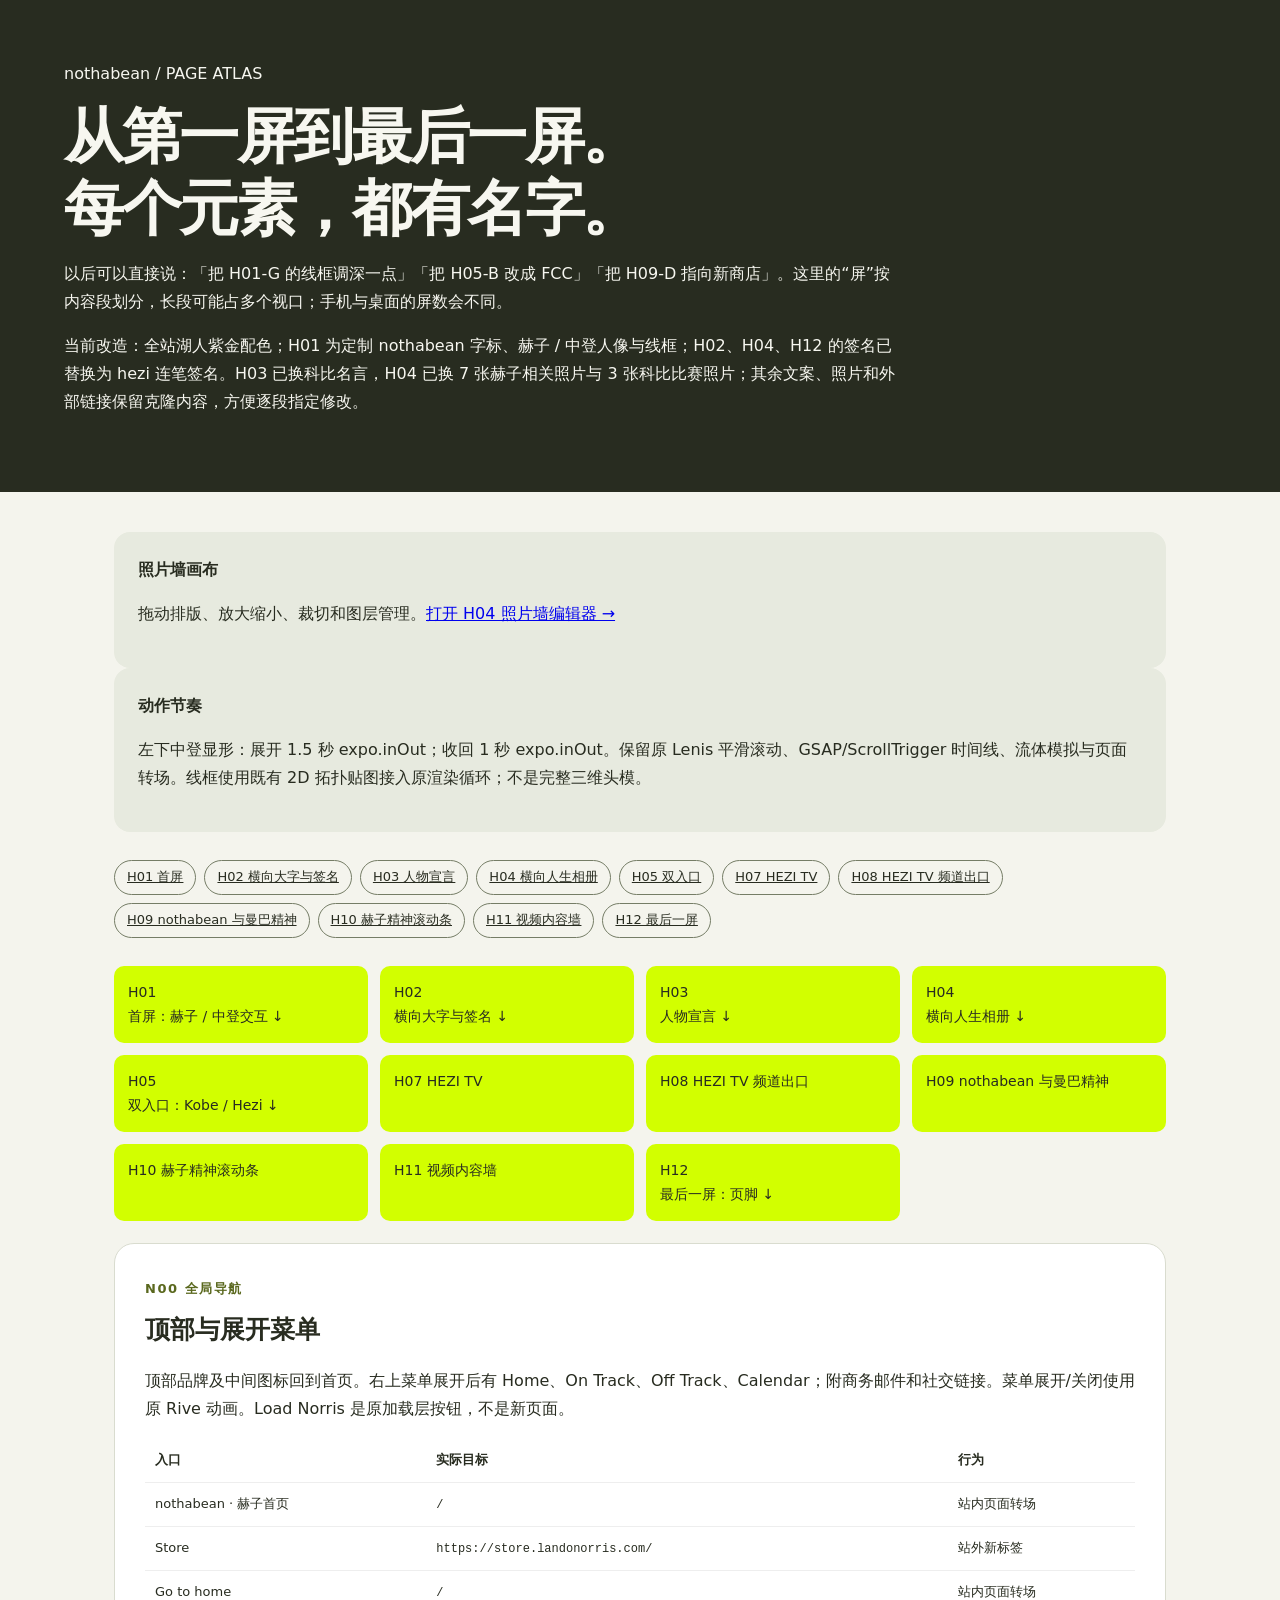
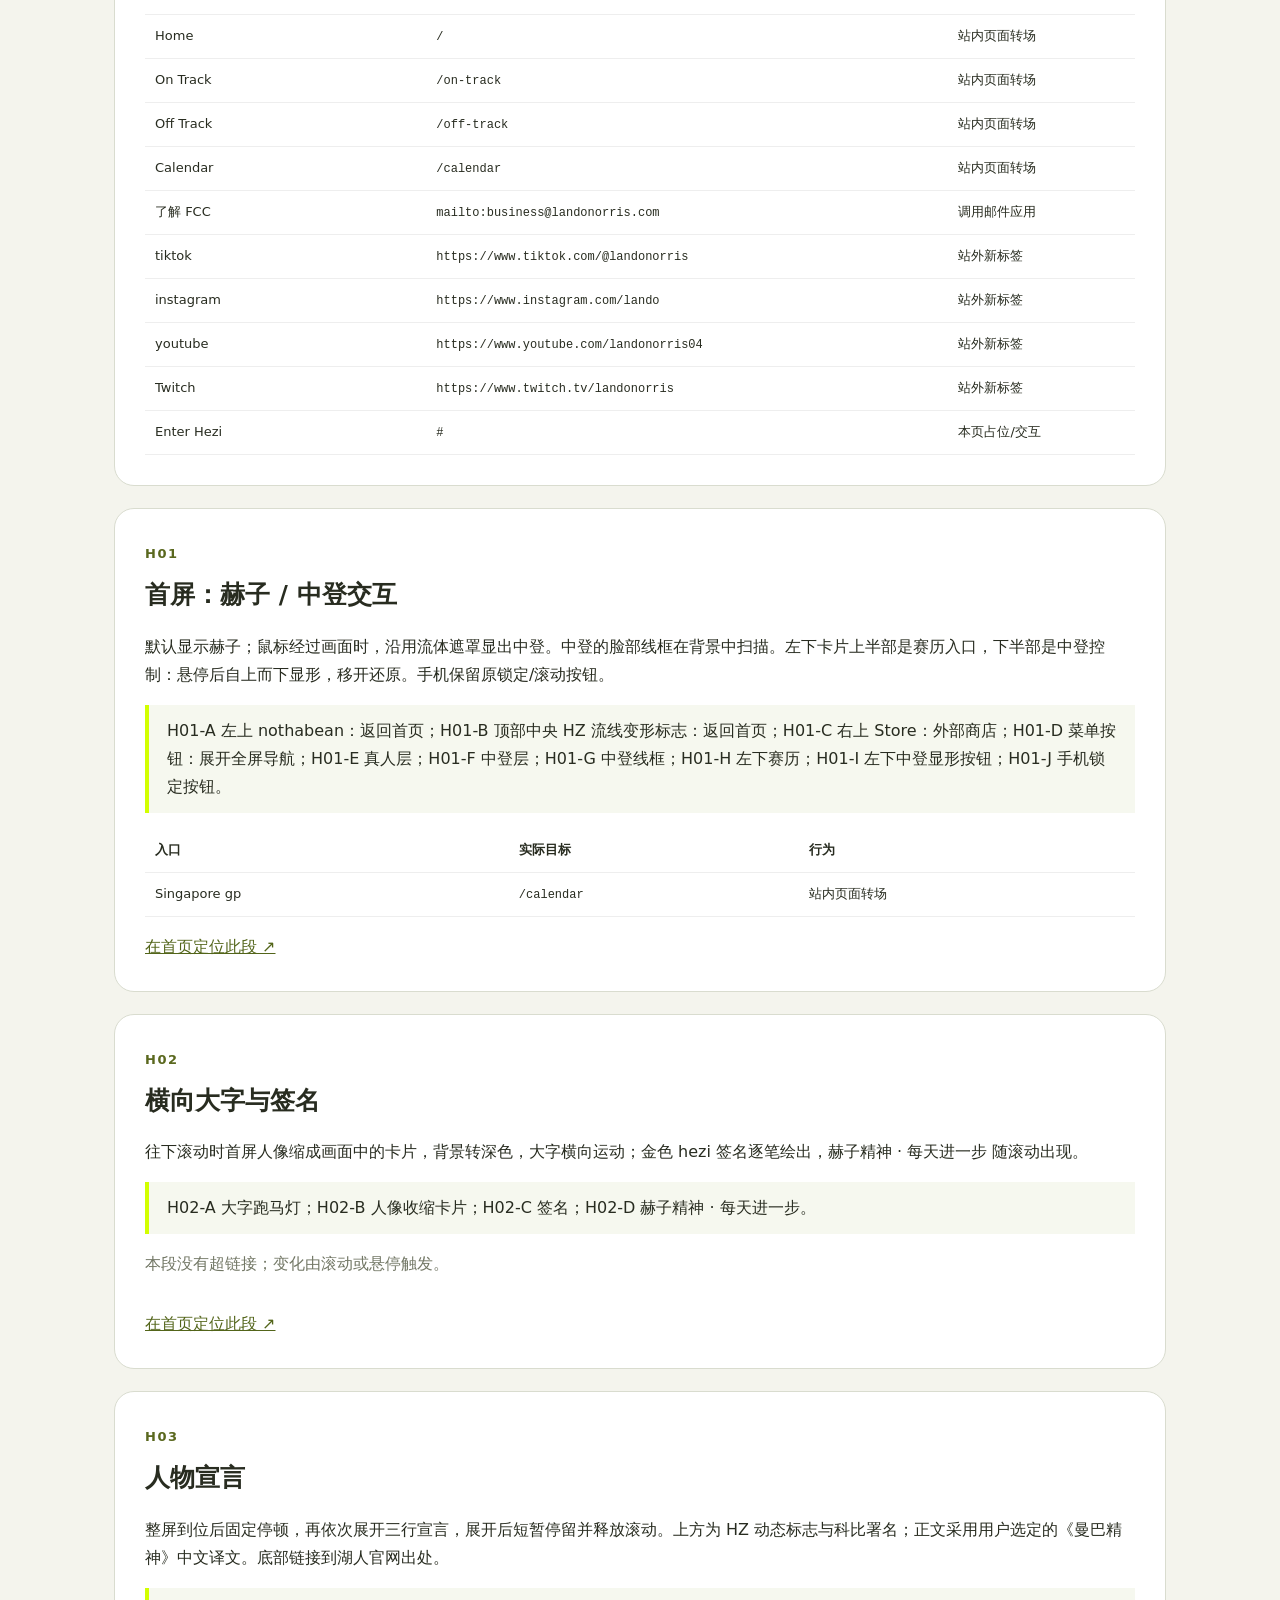
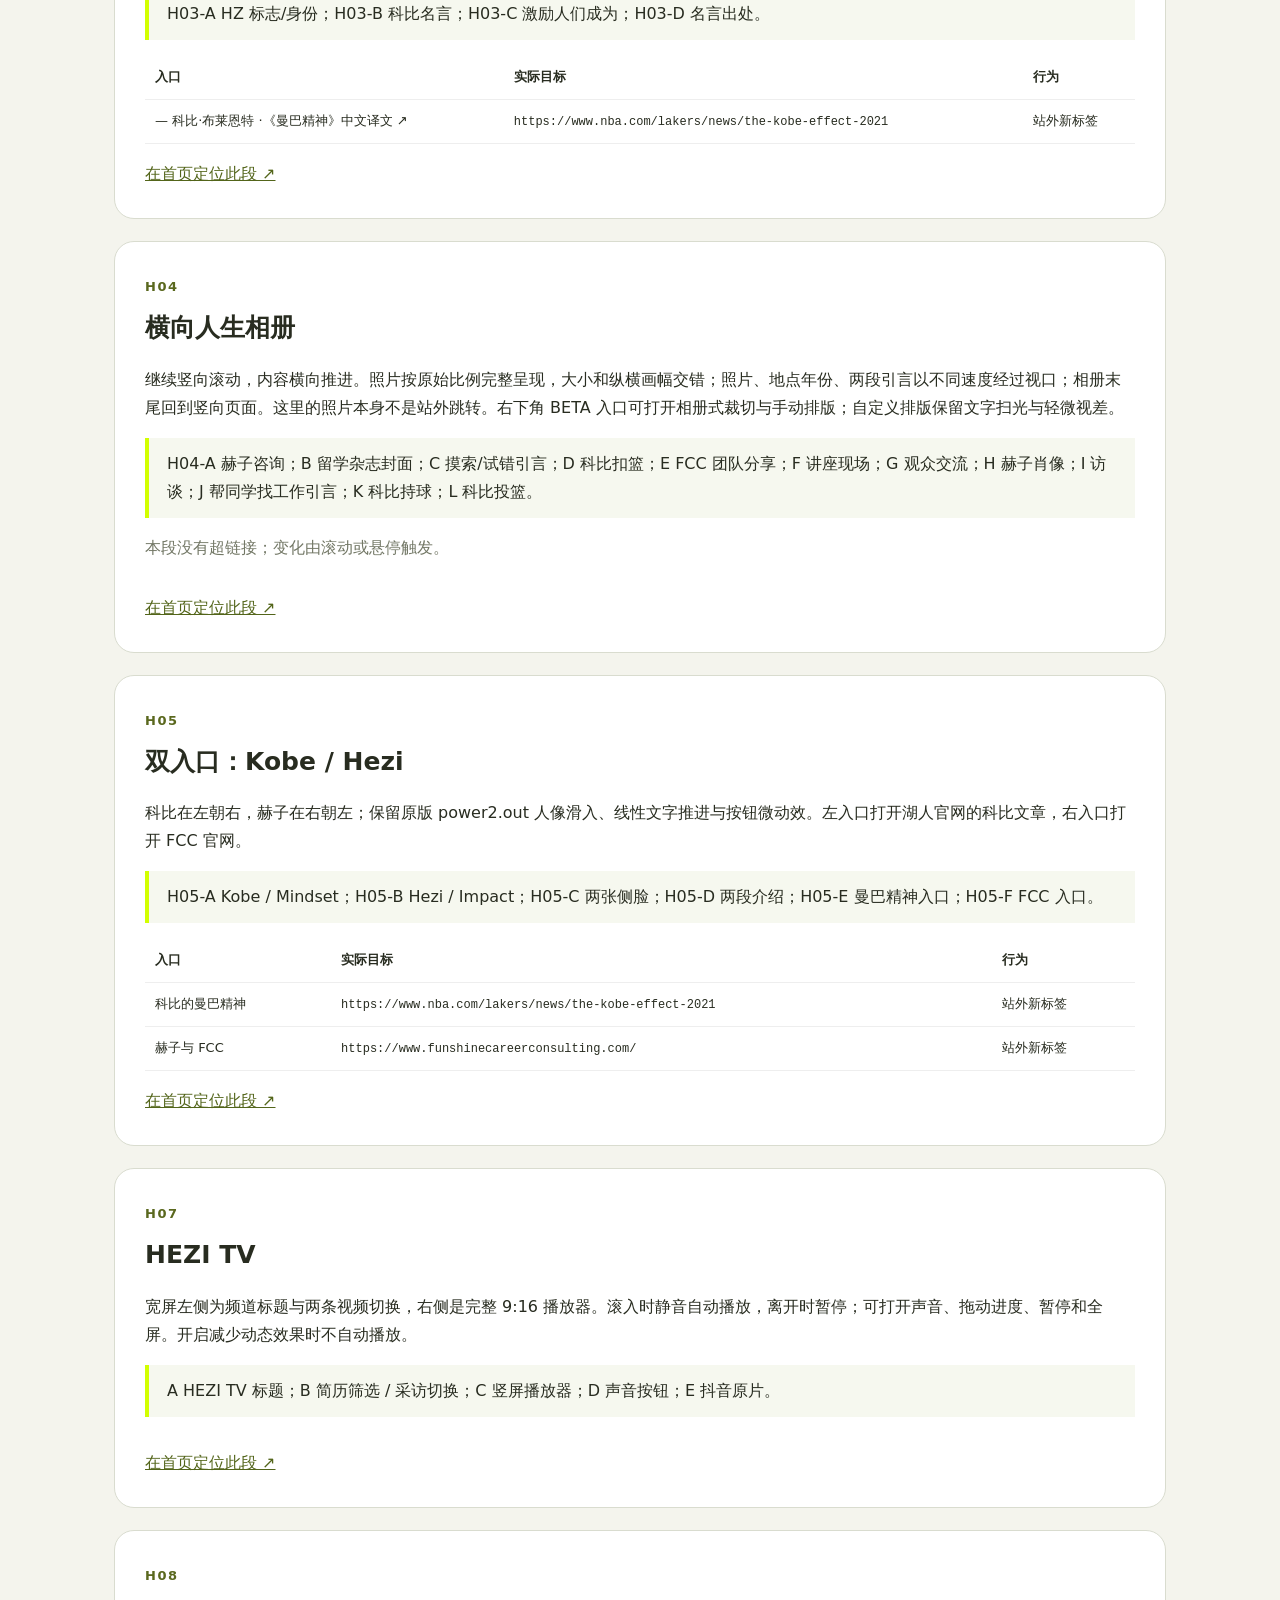
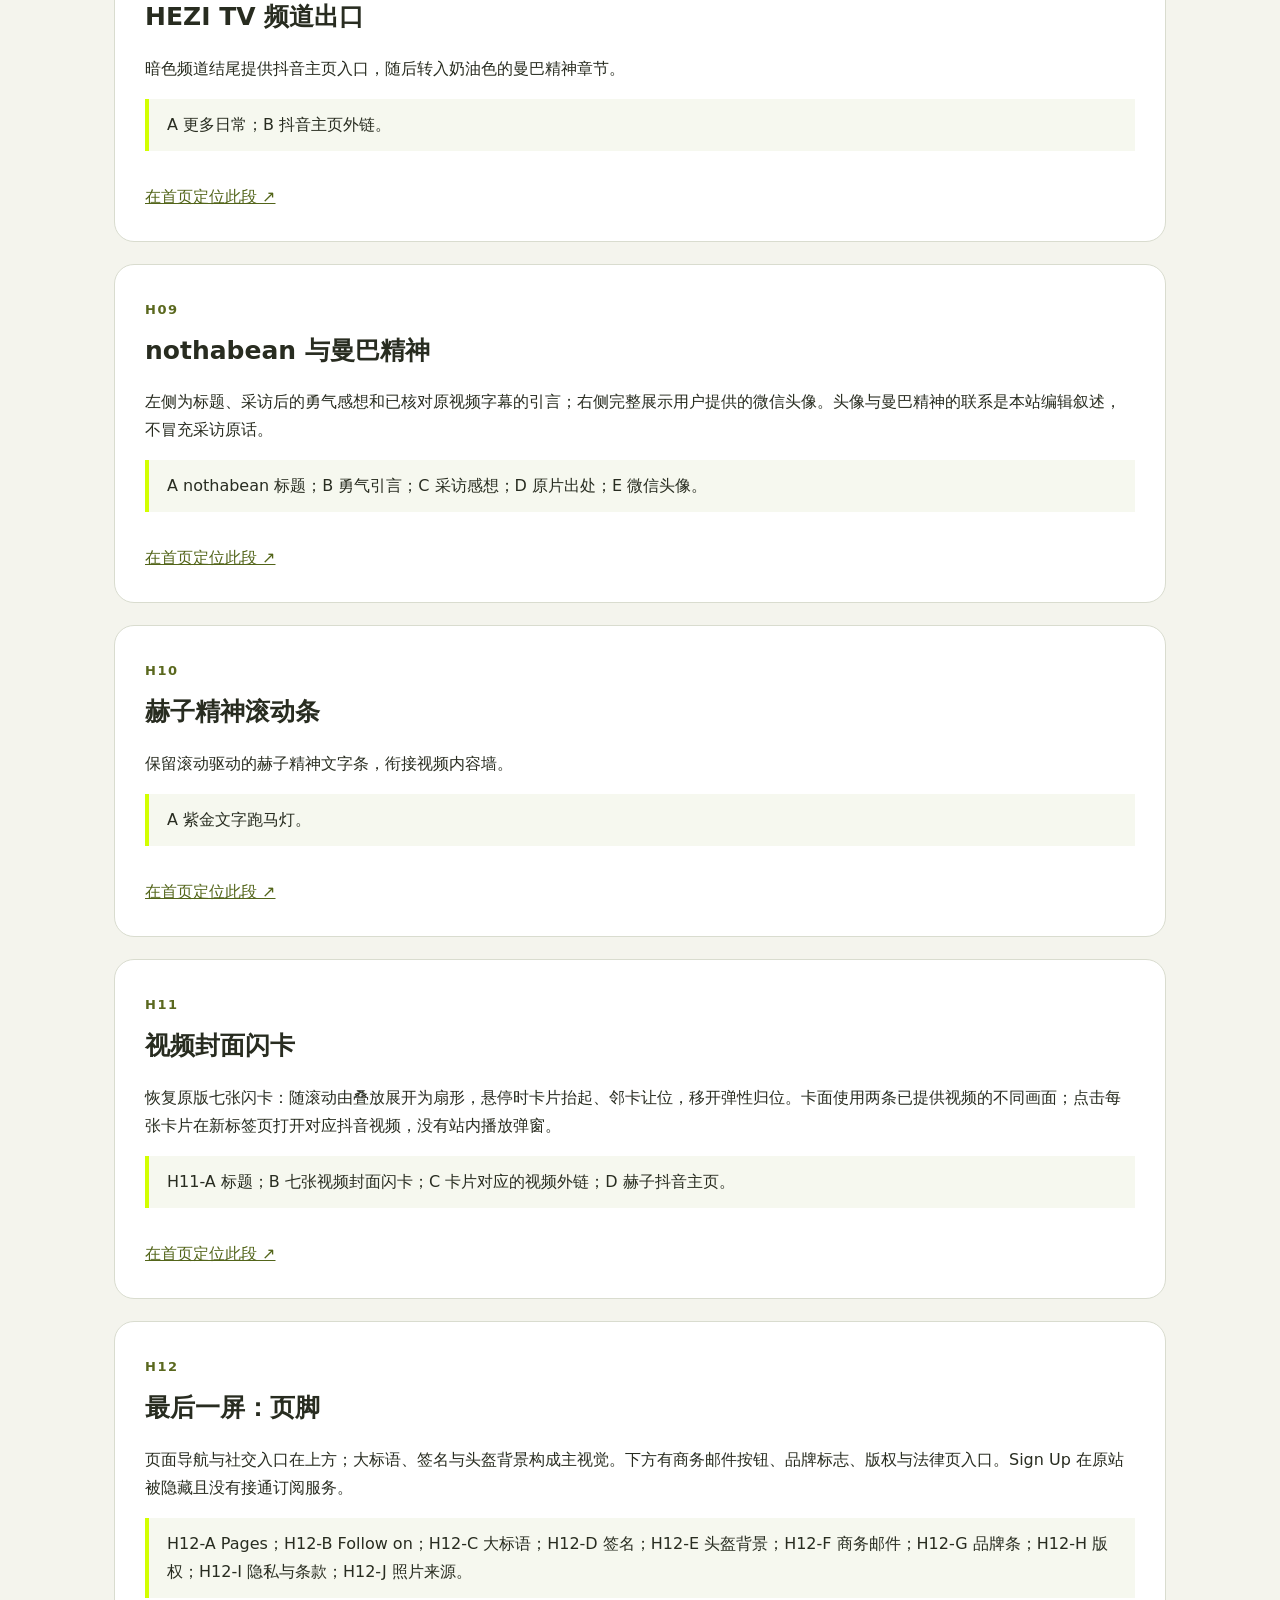
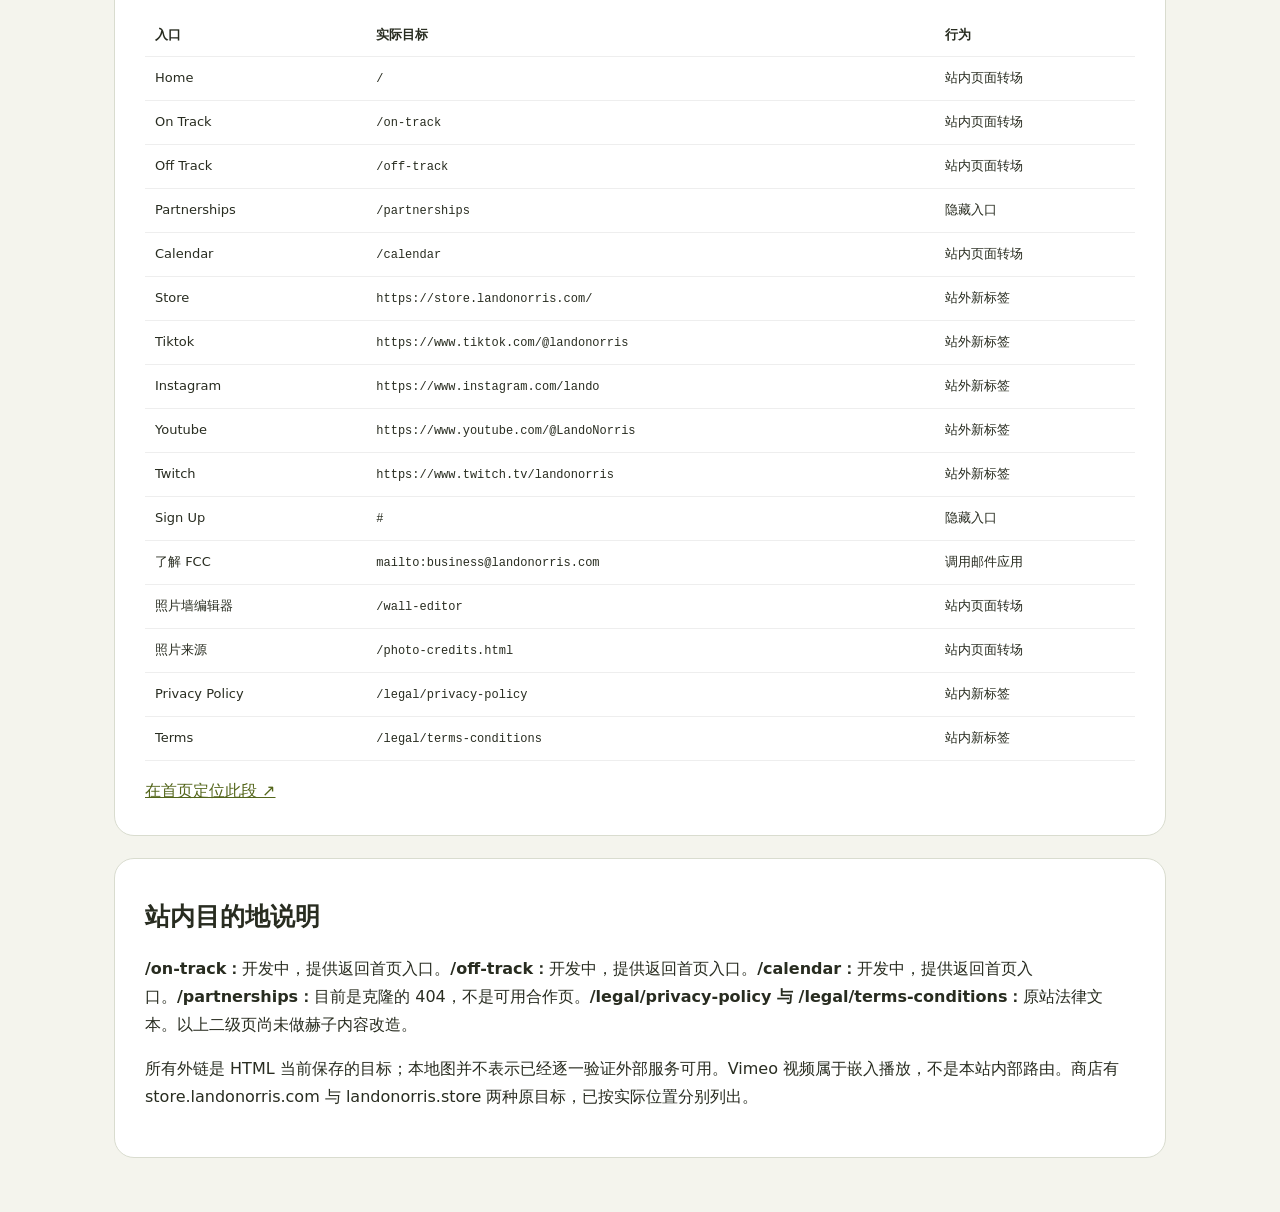
<file: page-map/index.html>
<!DOCTYPE html>

<html lang="zh-CN"><meta charset="utf-8"/><meta content="width=device-width,initial-scale=1" name="viewport"/><title>赫子首页 · 元素与跳转地图</title><style>
*{box-sizing:border-box}body{margin:0;background:#f4f4ed;color:#282c20;font:16px/1.75 system-ui,sans-serif}header{background:#282c20;color:#f7f7f0;padding:60px max(5vw,24px)}h1{font-size:clamp(30px,5vw,60px);line-height:1.2;letter-spacing:-.04em;margin:12px 0}header p{max-width:840px}main{max-width:1100px;margin:auto;padding:40px 24px}nav{display:flex;gap:8px;flex-wrap:wrap;margin:28px 0}nav a{border:1px solid #757d66;border-radius:30px;padding:5px 12px;color:inherit;font-size:13px}article{background:white;border:1px solid #d9dccf;border-radius:20px;padding:30px;margin:22px 0;scroll-margin-top:20px}.num{color:#5a681e;font-weight:800;font-size:13px;letter-spacing:.12em}h2{margin:6px 0 15px;font-size:25px}.elements{border-left:4px solid #d2ff00;padding:12px 18px;background:#f6f8ef}.muted{color:#727765}table{width:100%;border-collapse:collapse;font-size:13px}td,th{text-align:left;border-bottom:1px solid #eee;padding:10px;overflow-wrap:anywhere}code{font-size:12px}.jump{display:inline-block;margin-top:16px;color:#53651a}.flow{display:grid;grid-template-columns:repeat(4,1fr);gap:12px}.flow a{padding:14px;background:#d2ff00;border-radius:10px;color:#282c20;text-decoration:none;font-size:14px}aside{background:#e7eadf;padding:24px;border-radius:16px}@media(max-width:650px){.flow{grid-template-columns:repeat(2,1fr)}article{padding:20px}td,th{padding:5px;font-size:12px}}
</style><header><div>nothabean / PAGE ATLAS</div><h1>从第一屏到最后一屏。<br/>每个元素，都有名字。</h1><p>以后可以直接说：「把 H01-G 的线框调深一点」「把 H05-B 改成 FCC」「把 H09-D 指向新商店」。这里的“屏”按内容段划分，长段可能占多个视口；手机与桌面的屏数会不同。</p><p>当前改造：全站湖人紫金配色；H01 为定制 nothabean 字标、赫子 / 中登人像与线框；H02、H04、H12 的签名已替换为 hezi 连笔签名。H03 已换科比名言，H04 已换 7 张赫子相关照片与 3 张科比比赛照片；其余文案、照片和外部链接保留克隆内容，方便逐段指定修改。</p></header><main><aside><b>照片墙画布</b><p>拖动排版、放大缩小、裁切和图层管理。<a href="/hezi-site/wall-editor">打开 H04 照片墙编辑器 →</a></p></aside><aside><b>动作节奏</b><p>左下中登显形：展开 1.5 秒 expo.inOut；收回 1 秒 expo.inOut。保留原 Lenis 平滑滚动、GSAP/ScrollTrigger 时间线、流体模拟与页面转场。线框使用既有 2D 拓扑贴图接入原渲染循环；不是完整三维头模。</p></aside><nav><a href="#H01">H01 首屏</a><a href="#H02">H02 横向大字与签名</a><a href="#H03">H03 人物宣言</a><a href="#H04">H04 横向人生相册</a><a href="#H05">H05 双入口</a><a href="#H07">H07 HEZI TV</a><a href="#H08">H08 HEZI TV 频道出口</a><a href="#H09">H09 nothabean 与曼巴精神</a><a href="#H10">H10 赫子精神滚动条</a><a href="#H11">H11 视频内容墙</a><a href="#H12">H12 最后一屏</a></nav><div class="flow"><a href="#H01">H01<br/>首屏：赫子 / 中登交互 ↓</a><a href="#H02">H02<br/>横向大字与签名 ↓</a><a href="#H03">H03<br/>人物宣言 ↓</a><a href="#H04">H04<br/>横向人生相册 ↓</a><a href="#H05">H05<br/>双入口：Kobe / Hezi ↓</a><a href="#H07">H07 HEZI TV</a><a href="#H08">H08 HEZI TV 频道出口</a><a href="#H09">H09 nothabean 与曼巴精神</a><a href="#H10">H10 赫子精神滚动条</a><a href="#H11">H11 视频内容墙</a><a href="#H12">H12<br/>最后一屏：页脚 ↓</a></div><article id="N00"><span class="num">N00 全局导航</span><h2>顶部与展开菜单</h2><p>顶部品牌及中间图标回到首页。右上菜单展开后有 Home、On Track、Off Track、Calendar；附商务邮件和社交链接。菜单展开/关闭使用原 Rive 动画。Load Norris 是原加载层按钮，不是新页面。</p><table><tr><th>入口</th><th>实际目标</th><th>行为</th></tr><tr><td>nothabean · 赫子首页</td><td><code>/</code></td><td>站内页面转场</td></tr><tr><td>Store</td><td><code>https://store.landonorris.com/</code></td><td>站外新标签</td></tr><tr><td>Go to home</td><td><code>/</code></td><td>站内页面转场</td></tr><tr><td>Home</td><td><code>/</code></td><td>站内页面转场</td></tr><tr><td>On Track</td><td><code>/on-track</code></td><td>站内页面转场</td></tr><tr><td>Off Track</td><td><code>/off-track</code></td><td>站内页面转场</td></tr><tr><td>Calendar</td><td><code>/calendar</code></td><td>站内页面转场</td></tr><tr><td>了解 FCC</td><td><code>mailto:business@landonorris.com</code></td><td>调用邮件应用</td></tr><tr><td>tiktok</td><td><code>https://www.tiktok.com/@landonorris</code></td><td>站外新标签</td></tr><tr><td>instagram</td><td><code>https://www.instagram.com/lando</code></td><td>站外新标签</td></tr><tr><td>youtube</td><td><code>https://www.youtube.com/landonorris04</code></td><td>站外新标签</td></tr><tr><td>Twitch</td><td><code>https://www.twitch.tv/landonorris</code></td><td>站外新标签</td></tr><tr><td>Enter Hezi</td><td><code>#</code></td><td>本页占位/交互</td></tr></table></article><article id="H01"><span class="num">H01</span><h2>首屏：赫子 / 中登交互</h2><p>默认显示赫子；鼠标经过画面时，沿用流体遮罩显出中登。中登的脸部线框在背景中扫描。左下卡片上半部是赛历入口，下半部是中登控制：悬停后自上而下显形，移开还原。手机保留原锁定/滚动按钮。</p><p class="elements">H01-A 左上 nothabean：返回首页；H01-B 顶部中央 HZ 流线变形标志：返回首页；H01-C 右上 Store：外部商店；H01-D 菜单按钮：展开全屏导航；H01-E 真人层；H01-F 中登层；H01-G 中登线框；H01-H 左下赛历；H01-I 左下中登显形按钮；H01-J 手机锁定按钮。</p><table><tr><th>入口</th><th>实际目标</th><th>行为</th></tr><tr><td>Singapore gp</td><td><code>/calendar</code></td><td>站内页面转场</td></tr></table><a class="jump" href="/hezi-site/#H01">在首页定位此段 ↗</a></article><article id="H02"><span class="num">H02</span><h2>横向大字与签名</h2><p>往下滚动时首屏人像缩成画面中的卡片，背景转深色，大字横向运动；金色 hezi 签名逐笔绘出，赫子精神 · 每天进一步 随滚动出现。</p><p class="elements">H02-A 大字跑马灯；H02-B 人像收缩卡片；H02-C 签名；H02-D 赫子精神 · 每天进一步。</p><p class="muted">本段没有超链接；变化由滚动或悬停触发。</p><a class="jump" href="/hezi-site/#H02">在首页定位此段 ↗</a></article><article id="H03"><span class="num">H03</span><h2>人物宣言</h2><p>整屏到位后固定停顿，再依次展开三行宣言，展开后短暂停留并释放滚动。上方为 HZ 动态标志与科比署名；正文采用用户选定的《曼巴精神》中文译文。底部链接到湖人官网出处。</p><p class="elements">H03-A HZ 标志/身份；H03-B 科比名言；H03-C 激励人们成为；H03-D 名言出处。</p><table><tr><th>入口</th><th>实际目标</th><th>行为</th></tr><tr><td>— 科比·布莱恩特 ·《曼巴精神》中文译文 ↗</td><td><code>https://www.nba.com/lakers/news/the-kobe-effect-2021</code></td><td>站外新标签</td></tr></table><a class="jump" href="/hezi-site/#H03">在首页定位此段 ↗</a></article><article id="H04"><span class="num">H04</span><h2>横向人生相册</h2><p>继续竖向滚动，内容横向推进。照片按原始比例完整呈现，大小和纵横画幅交错；照片、地点年份、两段引言以不同速度经过视口；相册末尾回到竖向页面。这里的照片本身不是站外跳转。右下角 BETA 入口可打开相册式裁切与手动排版；自定义排版保留文字扫光与轻微视差。</p><p class="elements">H04-A 赫子咨询；B 留学杂志封面；C 摸索/试错引言；D 科比扣篮；E FCC 团队分享；F 讲座现场；G 观众交流；H 赫子肖像；I 访谈；J 帮同学找工作引言；K 科比持球；L 科比投篮。</p><p class="muted">本段没有超链接；变化由滚动或悬停触发。</p><a class="jump" href="/hezi-site/#H04">在首页定位此段 ↗</a></article><article id="H05"><span class="num">H05</span><h2>双入口：Kobe / Hezi</h2><p>科比在左朝右，赫子在右朝左；保留原版 power2.out 人像滑入、线性文字推进与按钮微动效。左入口打开湖人官网的科比文章，右入口打开 FCC 官网。</p><p class="elements">H05-A Kobe / Mindset；H05-B Hezi / Impact；H05-C 两张侧脸；H05-D 两段介绍；H05-E 曼巴精神入口；H05-F FCC 入口。</p><table><tr><th>入口</th><th>实际目标</th><th>行为</th></tr><tr><td>科比的曼巴精神</td><td><code>https://www.nba.com/lakers/news/the-kobe-effect-2021</code></td><td>站外新标签</td></tr><tr><td>赫子与 FCC</td><td><code>https://www.funshinecareerconsulting.com/</code></td><td>站外新标签</td></tr></table><a class="jump" href="/hezi-site/#H05">在首页定位此段 ↗</a></article><article id="H07"><span class="num">H07</span><h2>HEZI TV</h2><p>宽屏左侧为频道标题与两条视频切换，右侧是完整 9:16 播放器。滚入时静音自动播放，离开时暂停；可打开声音、拖动进度、暂停和全屏。开启减少动态效果时不自动播放。</p><p class="elements">A HEZI TV 标题；B 简历筛选 / 采访切换；C 竖屏播放器；D 声音按钮；E 抖音原片。</p><a class="jump" href="/hezi-site/#H07">在首页定位此段 ↗</a></article><article id="H08"><span class="num">H08</span><h2>HEZI TV 频道出口</h2><p>暗色频道结尾提供抖音主页入口，随后转入奶油色的曼巴精神章节。</p><p class="elements">A 更多日常；B 抖音主页外链。</p><a class="jump" href="/hezi-site/#H08">在首页定位此段 ↗</a></article><article id="H09"><span class="num">H09</span><h2>nothabean 与曼巴精神</h2><p>左侧为标题、采访后的勇气感想和已核对原视频字幕的引言；右侧完整展示用户提供的微信头像。头像与曼巴精神的联系是本站编辑叙述，不冒充采访原话。</p><p class="elements">A nothabean 标题；B 勇气引言；C 采访感想；D 原片出处；E 微信头像。</p><a class="jump" href="/hezi-site/#H09">在首页定位此段 ↗</a></article><article id="H10"><span class="num">H10</span><h2>赫子精神滚动条</h2><p>保留滚动驱动的赫子精神文字条，衔接视频内容墙。</p><p class="elements">A 紫金文字跑马灯。</p><a class="jump" href="/hezi-site/#H10">在首页定位此段 ↗</a></article><article id="H11"><span class="num">H11</span><h2>视频封面闪卡</h2><p>恢复原版七张闪卡：随滚动由叠放展开为扇形，悬停时卡片抬起、邻卡让位，移开弹性归位。卡面使用两条已提供视频的不同画面；点击每张卡片在新标签页打开对应抖音视频，没有站内播放弹窗。</p><p class="elements">H11-A 标题；B 七张视频封面闪卡；C 卡片对应的视频外链；D 赫子抖音主页。</p><a class="jump" href="/hezi-site/#H11">在首页定位此段 ↗</a></article><article id="H12"><span class="num">H12</span><h2>最后一屏：页脚</h2><p>页面导航与社交入口在上方；大标语、签名与头盔背景构成主视觉。下方有商务邮件按钮、品牌标志、版权与法律页入口。Sign Up 在原站被隐藏且没有接通订阅服务。</p><p class="elements">H12-A Pages；H12-B Follow on；H12-C 大标语；H12-D 签名；H12-E 头盔背景；H12-F 商务邮件；H12-G 品牌条；H12-H 版权；H12-I 隐私与条款；H12-J 照片来源。</p><table><tr><th>入口</th><th>实际目标</th><th>行为</th></tr><tr><td>Home</td><td><code>/</code></td><td>站内页面转场</td></tr><tr><td>On Track</td><td><code>/on-track</code></td><td>站内页面转场</td></tr><tr><td>Off Track</td><td><code>/off-track</code></td><td>站内页面转场</td></tr><tr><td>Partnerships</td><td><code>/partnerships</code></td><td>隐藏入口</td></tr><tr><td>Calendar</td><td><code>/calendar</code></td><td>站内页面转场</td></tr><tr><td>Store</td><td><code>https://store.landonorris.com/</code></td><td>站外新标签</td></tr><tr><td>Tiktok</td><td><code>https://www.tiktok.com/@landonorris</code></td><td>站外新标签</td></tr><tr><td>Instagram</td><td><code>https://www.instagram.com/lando</code></td><td>站外新标签</td></tr><tr><td>Youtube</td><td><code>https://www.youtube.com/@LandoNorris</code></td><td>站外新标签</td></tr><tr><td>Twitch</td><td><code>https://www.twitch.tv/landonorris</code></td><td>站外新标签</td></tr><tr><td>Sign Up</td><td><code>#</code></td><td>隐藏入口</td></tr><tr><td>了解 FCC</td><td><code>mailto:business@landonorris.com</code></td><td>调用邮件应用</td></tr><tr><td>照片墙编辑器</td><td><code>/wall-editor</code></td><td>站内页面转场</td></tr><tr><td>照片来源</td><td><code>/photo-credits.html</code></td><td>站内页面转场</td></tr><tr><td>Privacy Policy</td><td><code>/legal/privacy-policy</code></td><td>站内新标签</td></tr><tr><td>Terms</td><td><code>/legal/terms-conditions</code></td><td>站内新标签</td></tr></table><a class="jump" href="/hezi-site/#H12">在首页定位此段 ↗</a></article><article><h2>站内目的地说明</h2><p><b>/on-track：</b>开发中，提供返回首页入口。<b>/off-track：</b>开发中，提供返回首页入口。<b>/calendar：</b>开发中，提供返回首页入口。<b>/partnerships：</b>目前是克隆的 404，不是可用合作页。<b>/legal/privacy-policy 与 /legal/terms-conditions：</b>原站法律文本。以上二级页尚未做赫子内容改造。</p><p>所有外链是 HTML 当前保存的目标；本地图并不表示已经逐一验证外部服务可用。Vimeo 视频属于嵌入播放，不是本站内部路由。商店有 store.landonorris.com 与 landonorris.store 两种原目标，已按实际位置分别列出。</p></article></main></html>
</file>
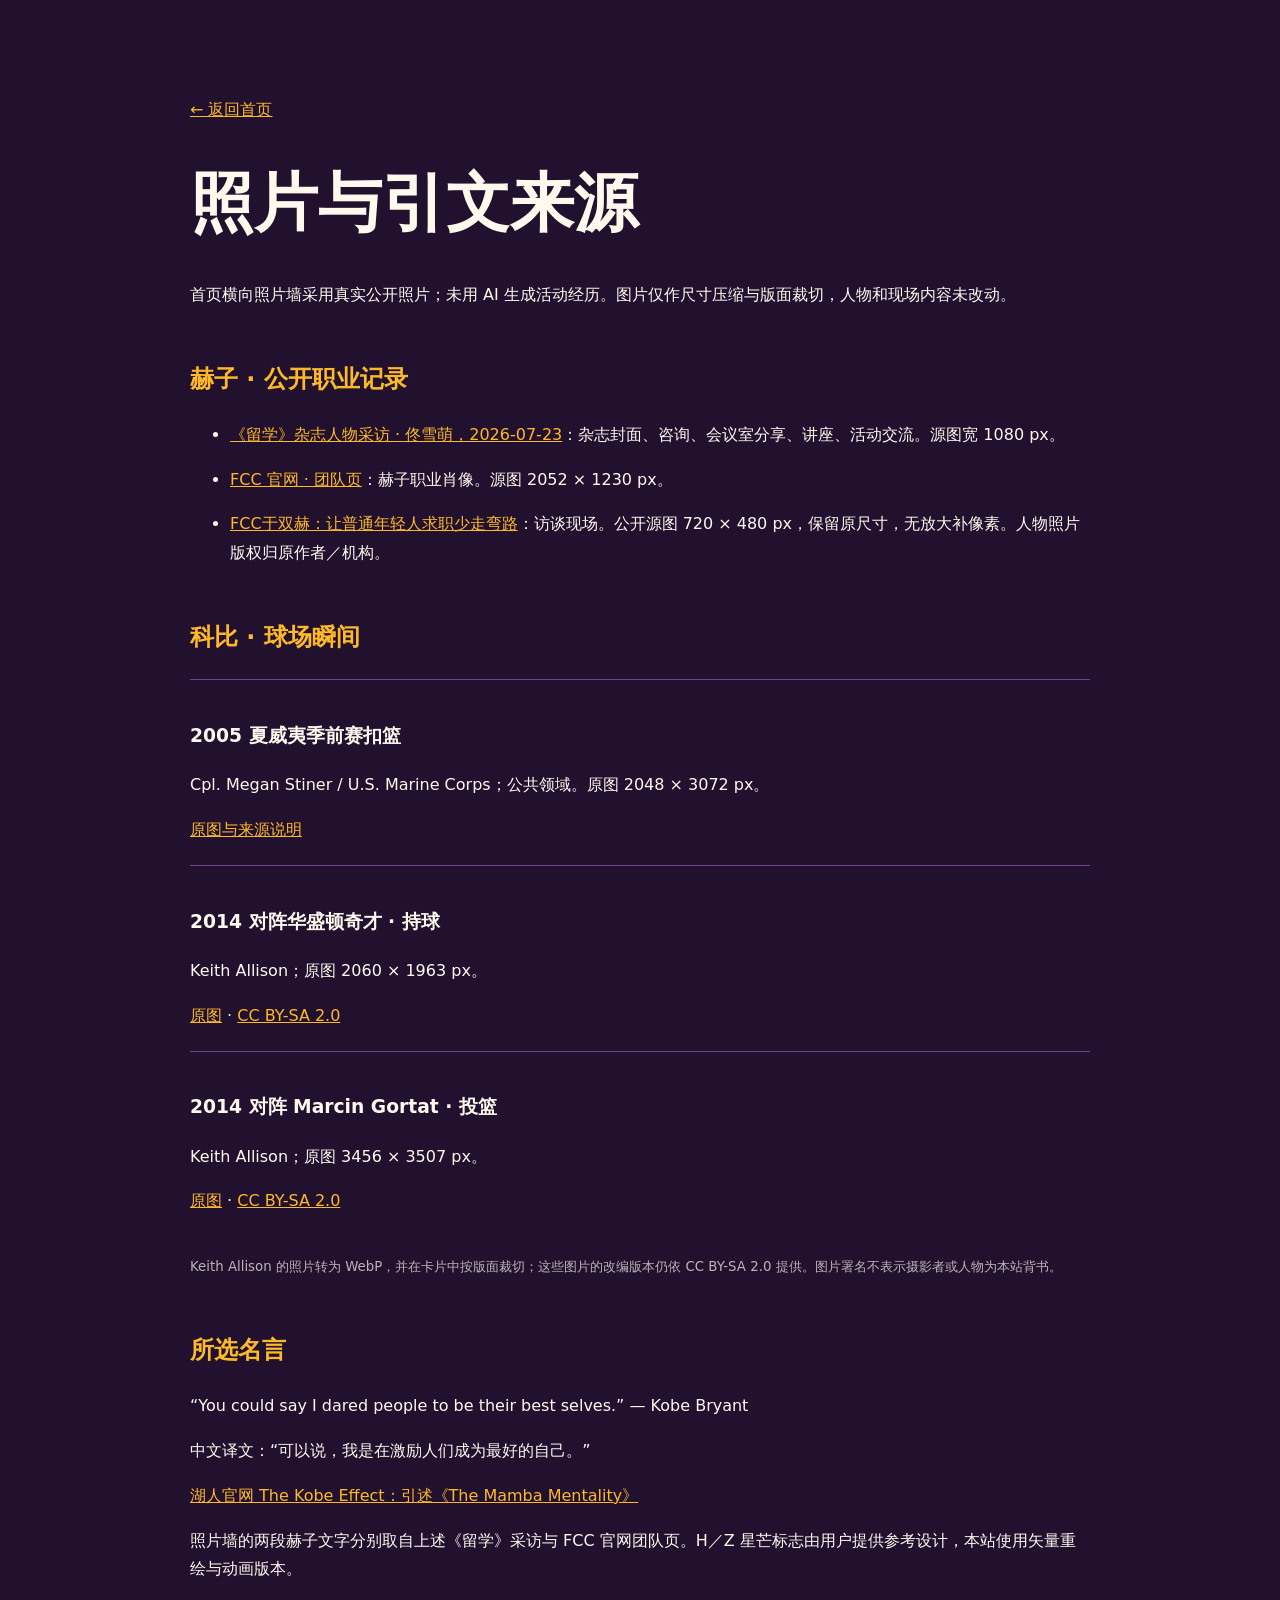
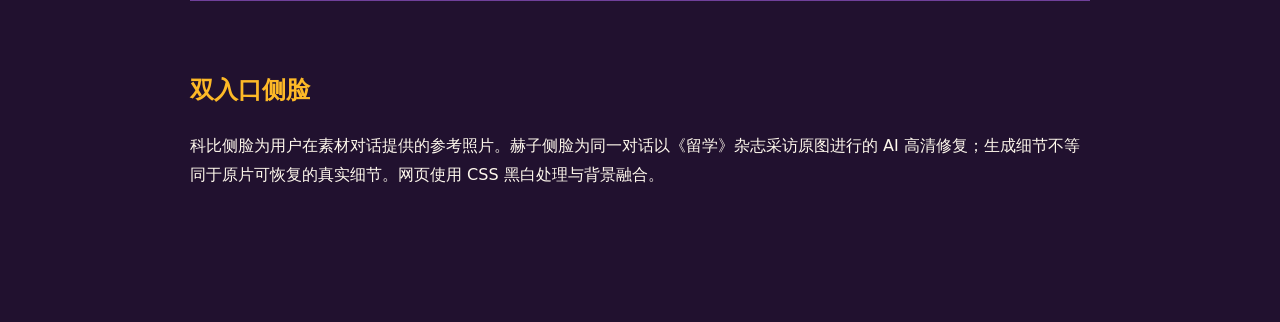
<file: photo-credits/index.html>
<!doctype html><html lang="zh-CN"><meta charset="utf-8"><meta name="viewport" content="width=device-width,initial-scale=1"><title>照片与引文来源 · HEZI24</title><style>body{margin:0;background:#21112f;color:#fff9ed;font:16px/1.8 system-ui,sans-serif}main{max-width:900px;margin:8vh auto;padding:24px}h1{font-size:clamp(32px,6vw,64px);line-height:1.1}h2{color:#FDB927;margin-top:3rem}a{color:#FDB927}li{margin:1rem 0}small{opacity:.7}img{width:100%;max-height:350px;object-fit:contain}section{border-top:1px solid #70409b;padding:20px 0}</style><main><a href="/hezi-site/">← 返回首页</a><h1>照片与引文来源</h1><p>首页横向照片墙采用真实公开照片；未用 AI 生成活动经历。图片仅作尺寸压缩与版面裁切，人物和现场内容未改动。</p><h2>赫子 · 公开职业记录</h2><ul><li><a href="https://www.sohu.com/a/1053689282_107743">《留学》杂志人物采访 · 佟雪萌，2026-07-23</a>：杂志封面、咨询、会议室分享、讲座、活动交流。源图宽 1080 px。</li><li><a href="https://www.funshinecareerconsulting.com/">FCC 官网 · 团队页</a>：赫子职业肖像。源图 2052 × 1230 px。</li><li><a href="https://kandian.sina.cn/article_5675440730_152485a5a020027c7y.html">FCC于双赫：让普通年轻人求职少走弯路</a>：访谈现场。公开源图 720 × 480 px，保留原尺寸，无放大补像素。人物照片版权归原作者／机构。</li></ul><h2>科比 · 球场瞬间</h2><section><h3>2005 夏威夷季前赛扣篮</h3><p>Cpl. Megan Stiner / U.S. Marine Corps；公共领域。原图 2048 × 3072 px。</p><a href="https://commons.wikimedia.org/wiki/File:Kobe_Bryant_dunk.jpg">原图与来源说明</a></section><section><h3>2014 对阵华盛顿奇才 · 持球</h3><p>Keith Allison；原图 2060 × 1963 px。</p><a href="https://commons.wikimedia.org/wiki/File:Kobe_Bryant_2014.jpg">原图</a> · <a href="https://creativecommons.org/licenses/by-sa/2.0/">CC BY-SA 2.0</a></section><section><h3>2014 对阵 Marcin Gortat · 投篮</h3><p>Keith Allison；原图 3456 × 3507 px。</p><a href="https://commons.wikimedia.org/wiki/File:Kobe_Bryant_vs_Marcin_Gortat.jpg">原图</a> · <a href="https://creativecommons.org/licenses/by-sa/2.0/">CC BY-SA 2.0</a></section><p><small>Keith Allison 的照片转为 WebP，并在卡片中按版面裁切；这些图片的改编版本仍依 CC BY-SA 2.0 提供。图片署名不表示摄影者或人物为本站背书。</small></p><h2>所选名言</h2><p>“You could say I dared people to be their best selves.” — Kobe Bryant</p><p>中文译文：“可以说，我是在激励人们成为最好的自己。”</p><a href="https://www.nba.com/lakers/news/the-kobe-effect-2021">湖人官网 The Kobe Effect：引述《The Mamba Mentality》</a><p>照片墙的两段赫子文字分别取自上述《留学》采访与 FCC 官网团队页。H／Z 星芒标志由用户提供参考设计，本站使用矢量重绘与动画版本。</p><section><h2>双入口侧脸</h2><p>科比侧脸为用户在素材对话提供的参考照片。赫子侧脸为同一对话以《留学》杂志采访原图进行的 AI 高清修复；生成细节不等同于原片可恢复的真实细节。网页使用 CSS 黑白处理与背景融合。</p></section></main></html>
</file>
